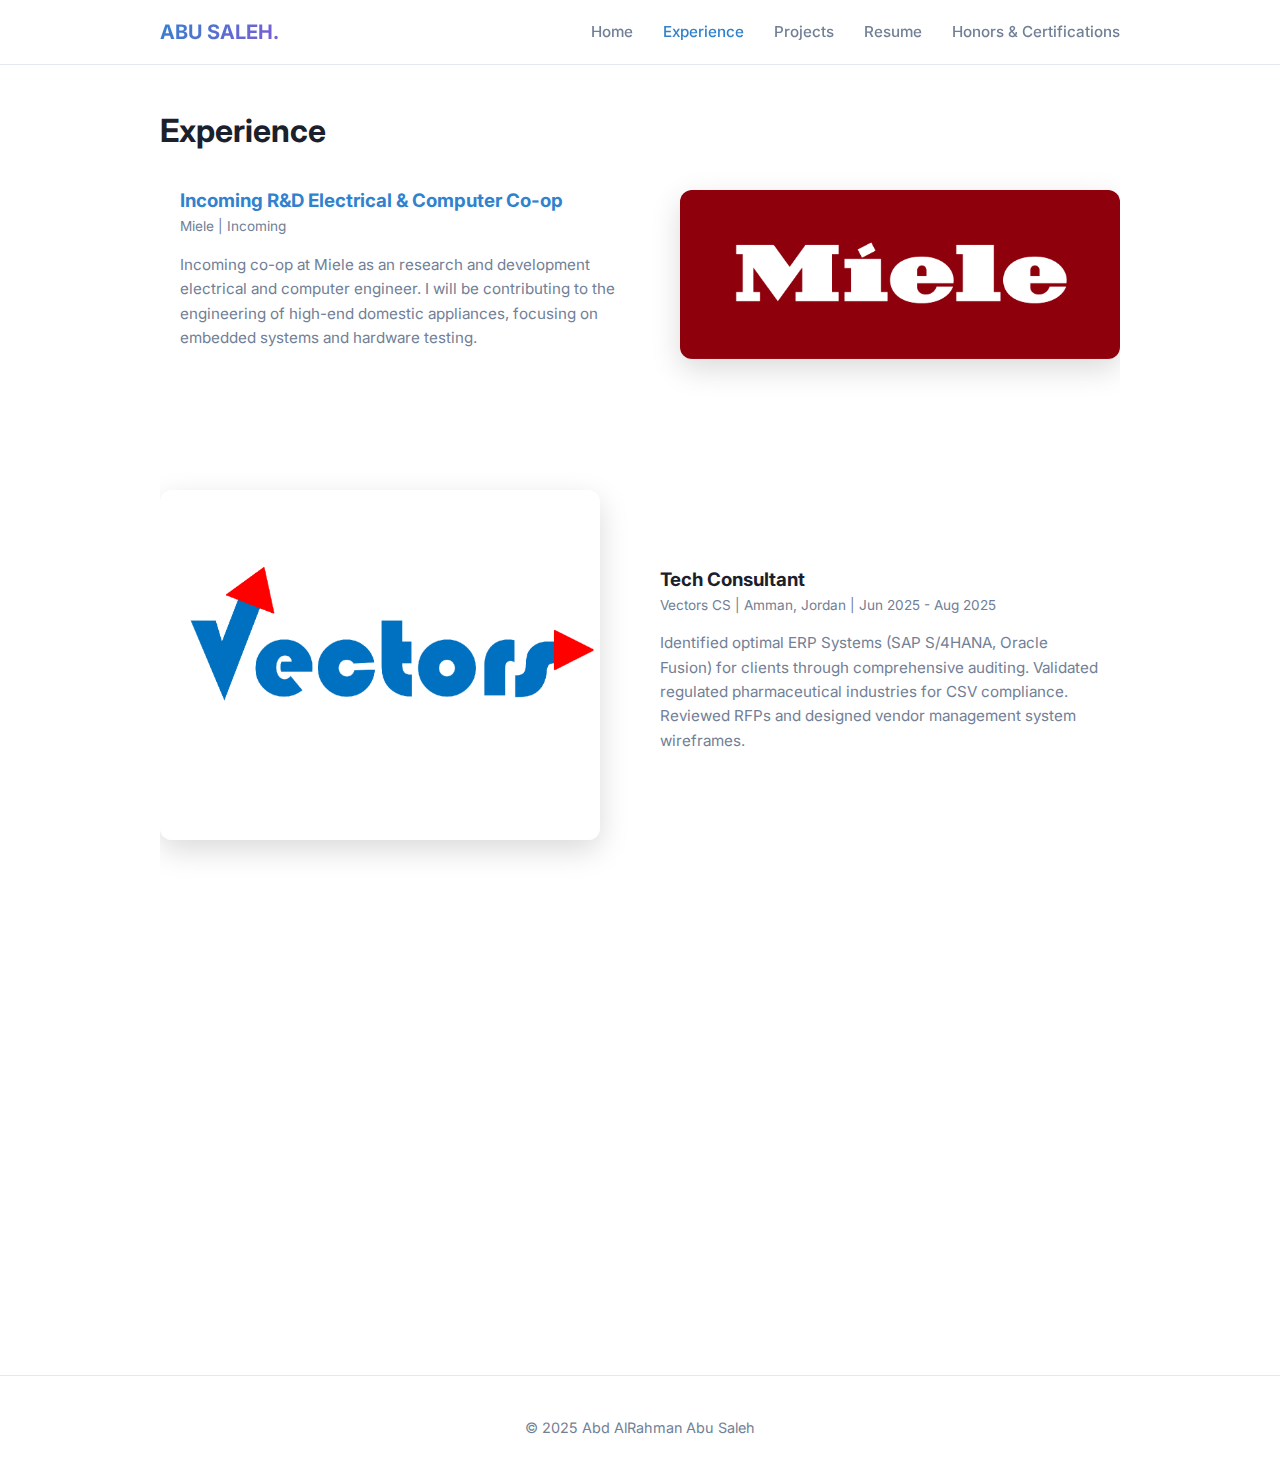
<file: experience.html>
<!DOCTYPE html>
<html lang="en">
<head>
    <meta charset="UTF-8">
    <meta name="viewport" content="width=device-width, initial-scale=1.0">
    <title>Experience | Abu Saleh</title>
    <link rel="stylesheet" href="style.css">

    <style>
        /* --- LAYOUT STYLES --- */
        .experience-section {
            display: flex;
            flex-direction: column;
            gap: 100px; /* Space between the different job entries */
            padding-bottom: 50px;
            overflow-x: hidden; /* Prevents scrollbar during animation */
        }

        .job-row {
            display: flex;
            align-items: center; /* Vertically centers text with image */
            justify-content: space-between;
            gap: 40px;
            width: 100%;
        }

        /* For the alternating layout (Image Left, Text Right) */
        .job-row.reverse {
            flex-direction: row-reverse;
        }

        .job-text {
            flex: 1; /* Takes up half space */
            padding: 20px;
            /* Optional: Add a subtle background or border to text if desired */
            /* border-left: 4px solid var(--accent-blue); */
        }

        .job-image {
            flex: 1; /* Takes up half space */
            position: relative;
        }

        .job-image img {
            width: 100%;
            height: auto;
            max-height: 350px;
            object-fit: cover;
            border-radius: 12px;
            box-shadow: 0 10px 30px rgba(0,0,0,0.15); /* Nice shadow for depth */
            transition: transform 0.3s ease;
        }

        .job-image img:hover {
            transform: scale(1.02); /* Slight zoom on hover */
        }

        /* --- ANIMATION STYLES --- */
        
        /* Initial State: Hidden off to the left */
        .slide-from-left {
            opacity: 0;
            transform: translateX(-100px);
            transition: all 1s ease-out;
        }

        /* Initial State: Hidden off to the right */
        .slide-from-right {
            opacity: 0;
            transform: translateX(100px);
            transition: all 1s ease-out;
        }

        /* Final State: Visible and centered */
        .active-slide {
            opacity: 1;
            transform: translateX(0);
        }

        /* --- MOBILE RESPONSIVENESS --- */
        @media (max-width: 768px) {
            .job-row, .job-row.reverse {
                flex-direction: column-reverse; /* Image on top, text on bottom for mobile */
                gap: 20px;
            }
            
            .experience-section {
                gap: 60px;
            }

            /* On mobile, disable side sliding to prevent horizontal scroll issues */
            /* Instead, just fade up */
            .slide-from-left, .slide-from-right {
                transform: translateY(50px);
            }
        }
    </style>
</head>
<body>

    <nav>
        <div class="nav-container">
            <a href="index.html" class="logo">ABU SALEH.</a>
            <ul class="nav-links">
                <li><a href="index.html">Home</a></li>
                <li><a href="experience.html" class="active">Experience</a></li>
                <li><a href="projects.html">Projects</a></li>
                <li><a href="resume.html">Resume</a></li>
                <li><a href="honors.html">Honors & Certifications</a></li>
            </ul>
        </div>
    </nav>

    <div class="container">
        <h1 class="page-title">Experience</h1>

        <div class="experience-section">
            
            <div class="job-row">
                <div class="job-text slide-from-left">
                    <h3 style="color: var(--accent-blue);">Incoming R&D Electrical & Computer Co-op</h3>
                    <span class="card-meta">Miele | Incoming</span>
                    <p class="card-desc" style="margin-top: 15px;">
                        Incoming co-op at Miele as an research and development electrical and computer engineer. I will be contributing to the engineering of high-end domestic appliances, focusing on embedded systems and hardware testing.
                    </p>
                </div>
                <div class="job-image slide-from-right">
                    <img src="miele.png" alt="Miele Appliances">
                </div>
            </div>

            <div class="job-row reverse">
                <div class="job-text slide-from-right">
                    <h3>Tech Consultant</h3>
                    <span class="card-meta">Vectors CS | Amman, Jordan | Jun 2025 - Aug 2025</span>
                    <p class="card-desc" style="margin-top: 15px;">
                        Identified optimal ERP Systems (SAP S/4HANA, Oracle Fusion) for clients through comprehensive auditing.
                        Validated regulated pharmaceutical industries for CSV compliance.
                        Reviewed RFPs and designed vendor management system wireframes.
                    </p>
                </div>
                <div class="job-image slide-from-left">
                    <img src="vectors.png" alt="Vectors CS Analysis">
                </div>
            </div>

            <div class="job-row">
                <div class="job-text slide-from-left">
                    <h3>Undergraduate Researcher</h3>
                    <span class="card-meta">NAME Lab | Burlington, MA | Feb 2025 - May 2025</span>
                    <p class="card-desc" style="margin-top: 15px;">
                        Developed films to store information using magnetic momentum of electrons (YIG on GGG) via Pulsed Laser Deposition for spintronics.
                        Researched Quantum materials made of beta and alpha tin utilizing topological properties like spin-momentum locking for efficient chip design.
                    </p>
                </div>
                <div class="job-image slide-from-right">
                    <img src="research.jpg" alt="NAME Lab Research">
                </div>
            </div>

        </div>
    </div>

    <footer>
        <p>&copy; 2025 Abd AlRahman Abu Saleh</p>
    </footer>

    <script>
        const observerOptions = {
            root: null,
            rootMargin: '0px',
            threshold: 0.15 // Trigger when 15% is visible
        };

        const observer = new IntersectionObserver((entries, observer) => {
            entries.forEach(entry => {
                if (entry.isIntersecting) {
                    entry.target.classList.add('active-slide');
                    observer.unobserve(entry.target); // Play animation once
                }
            });
        }, observerOptions);

        // Select all elements that have the slide classes
        const animatedElements = document.querySelectorAll('.slide-from-left, .slide-from-right');
        animatedElements.forEach(el => observer.observe(el));
    </script>

</body>
</html>
</file>
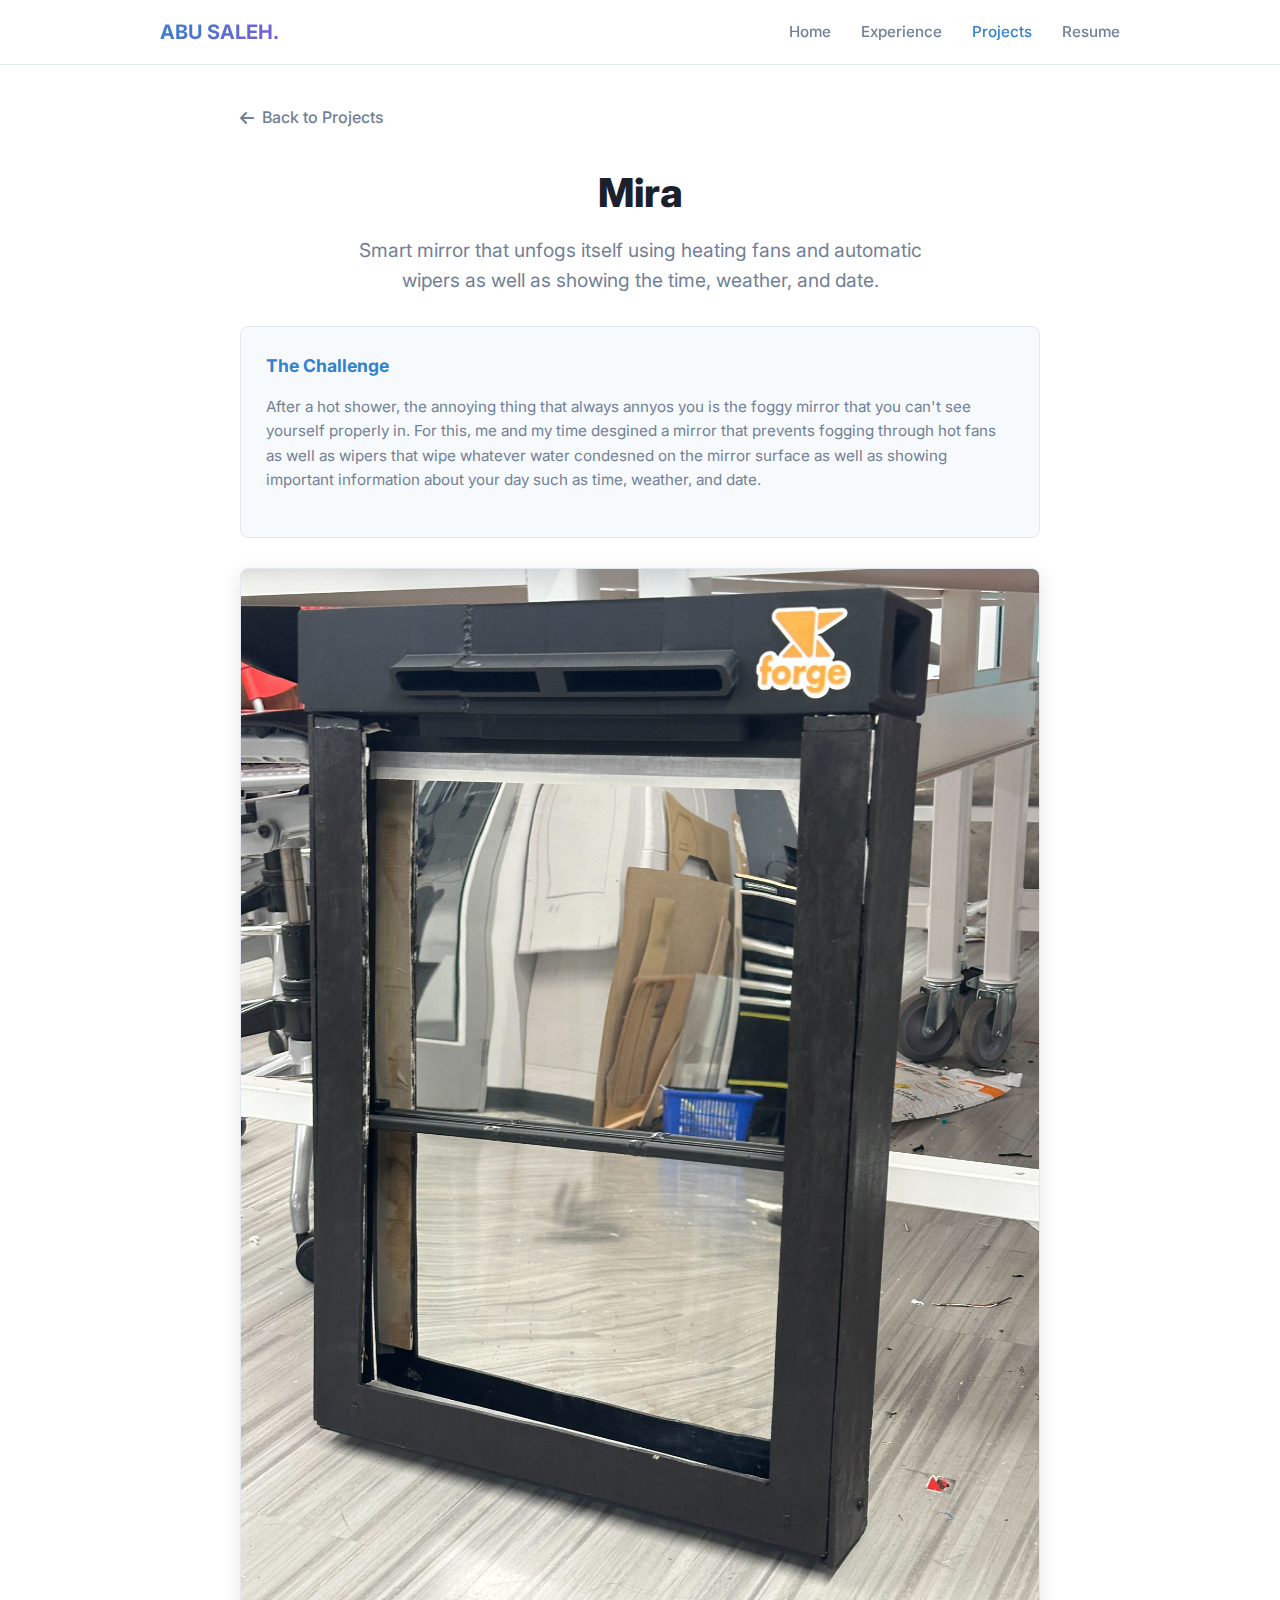
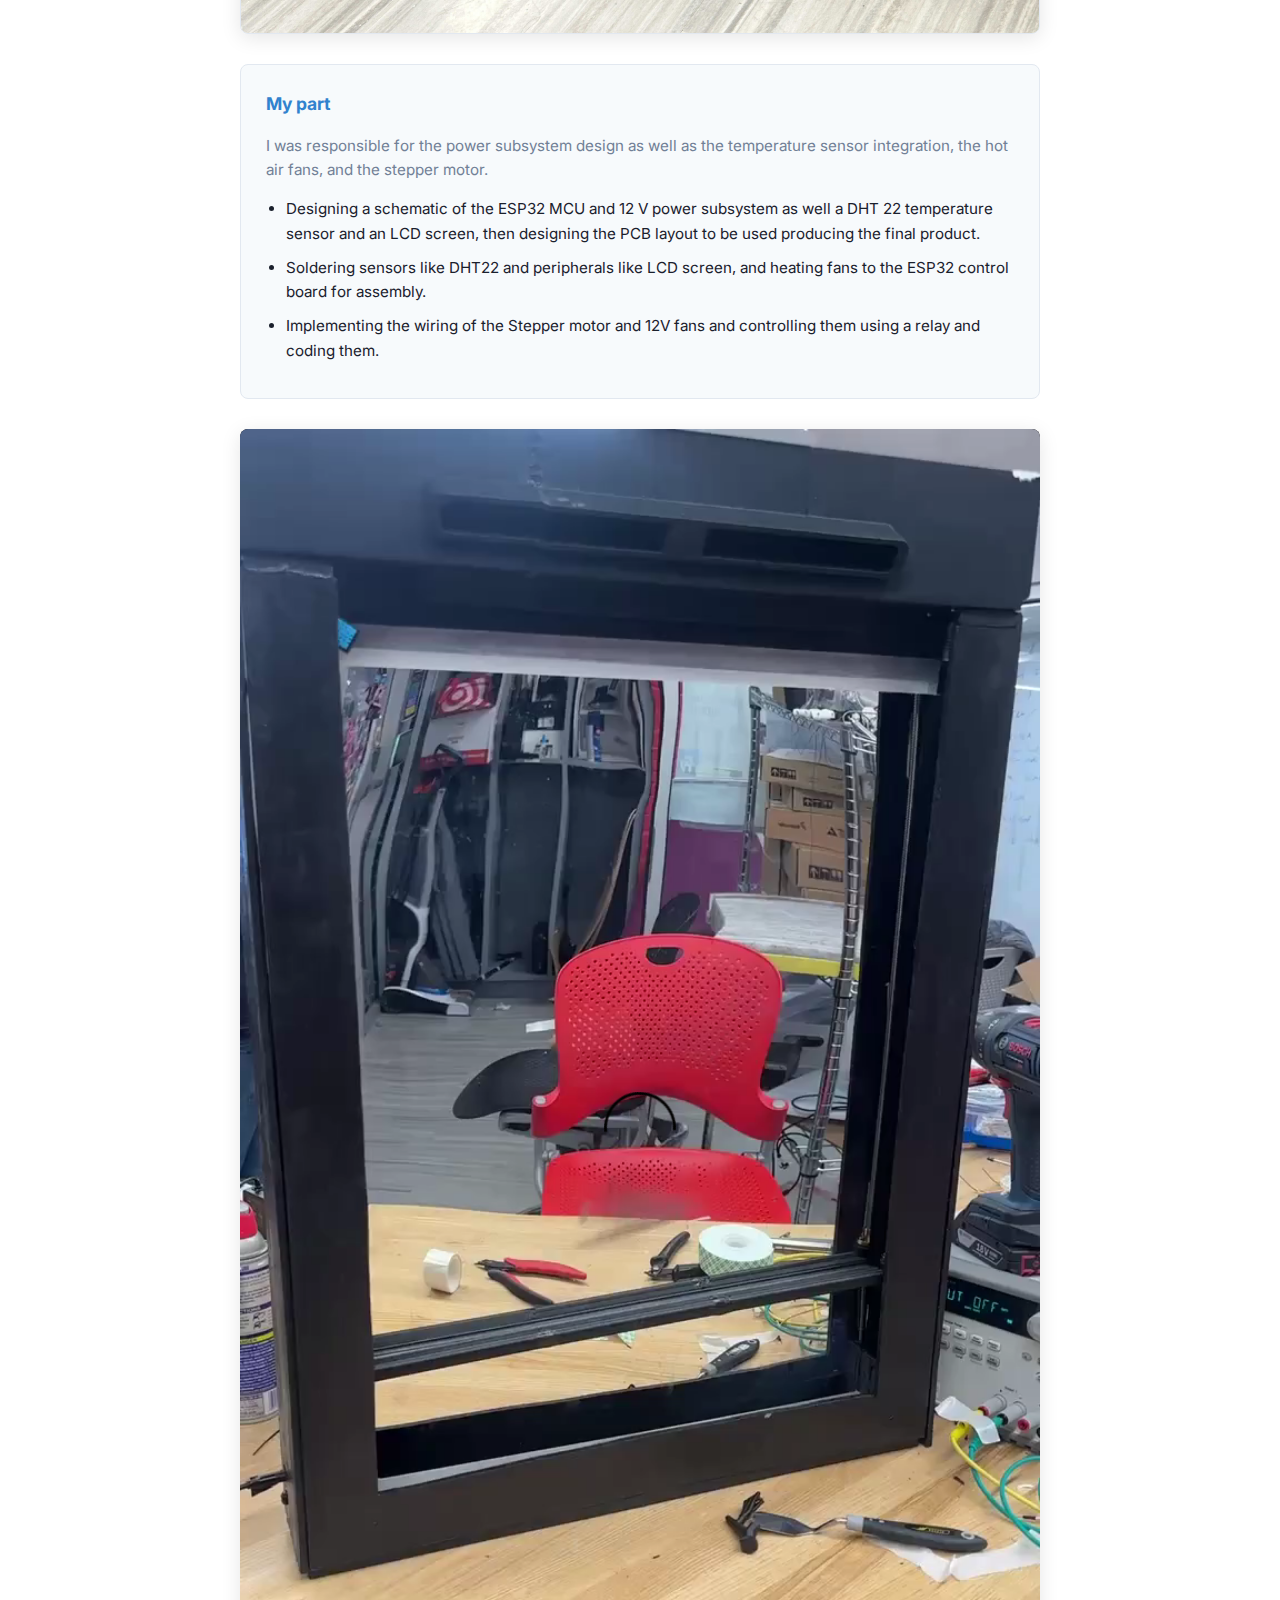
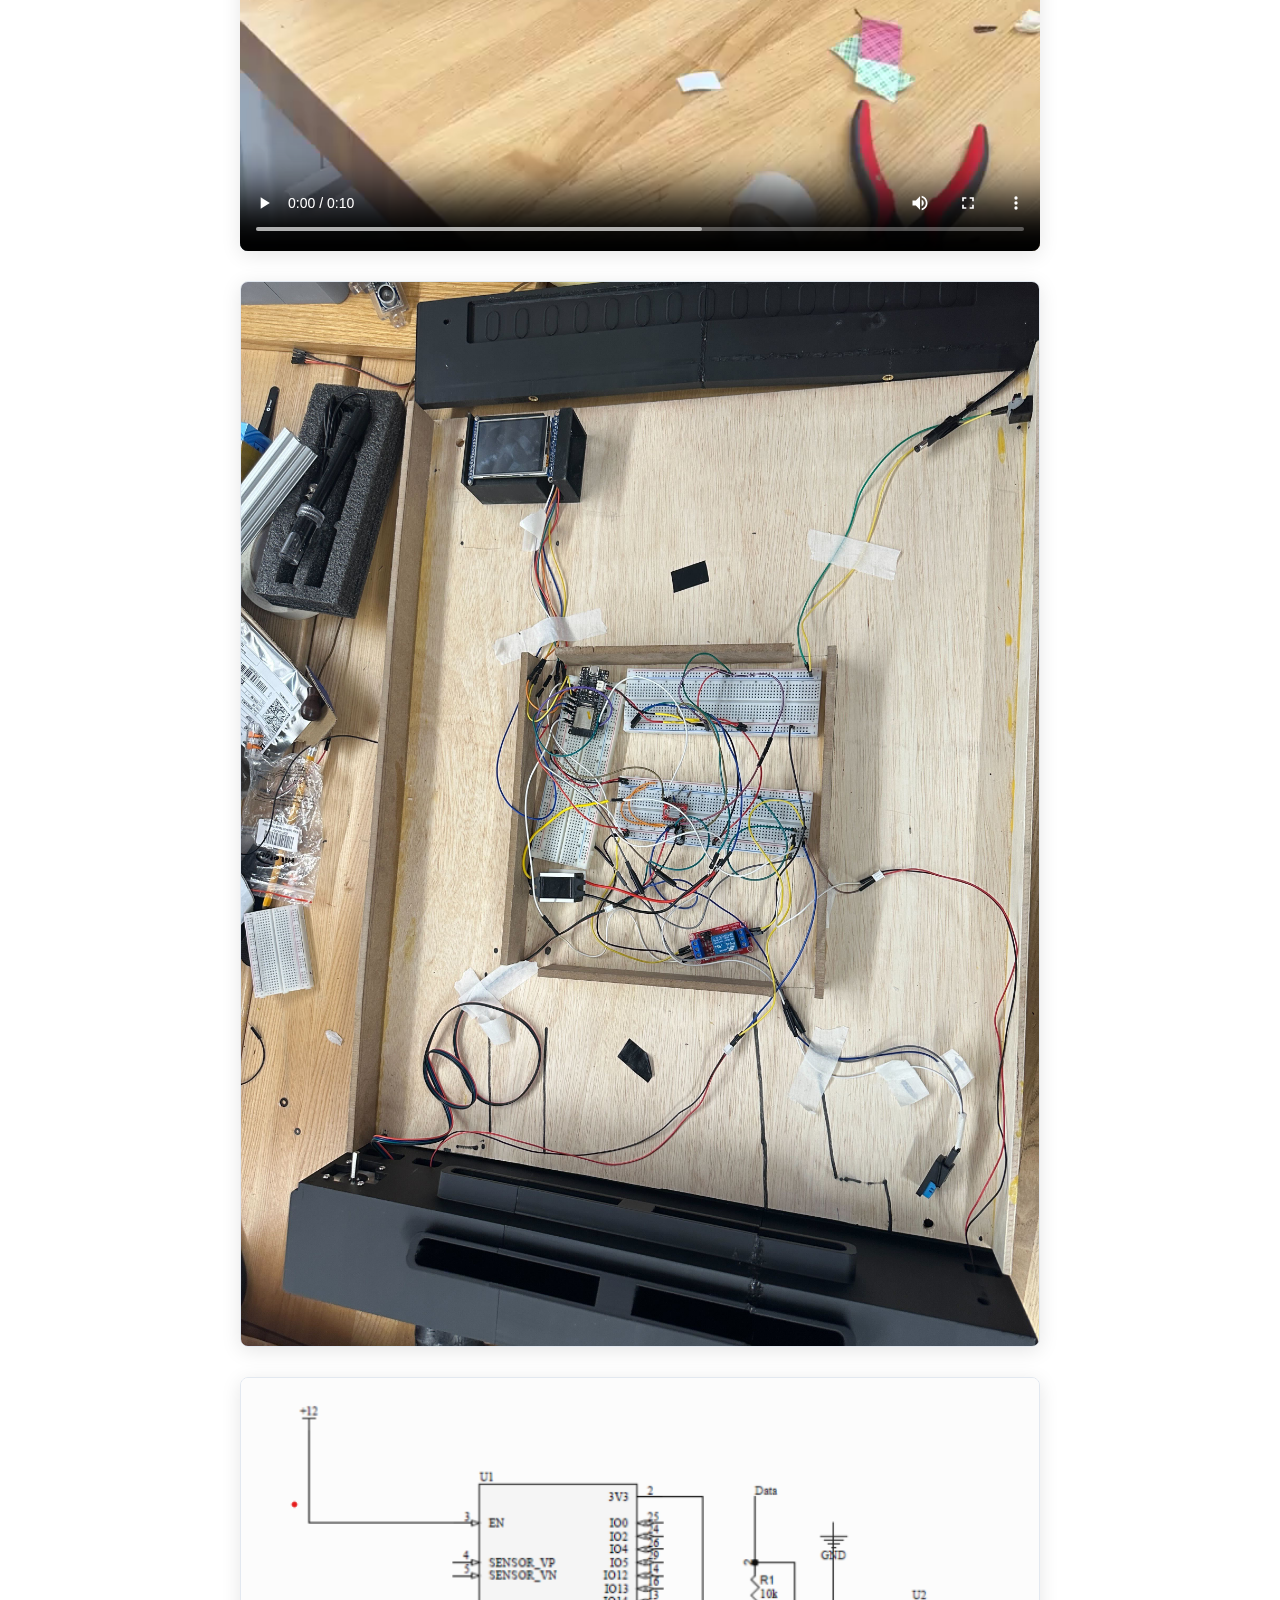
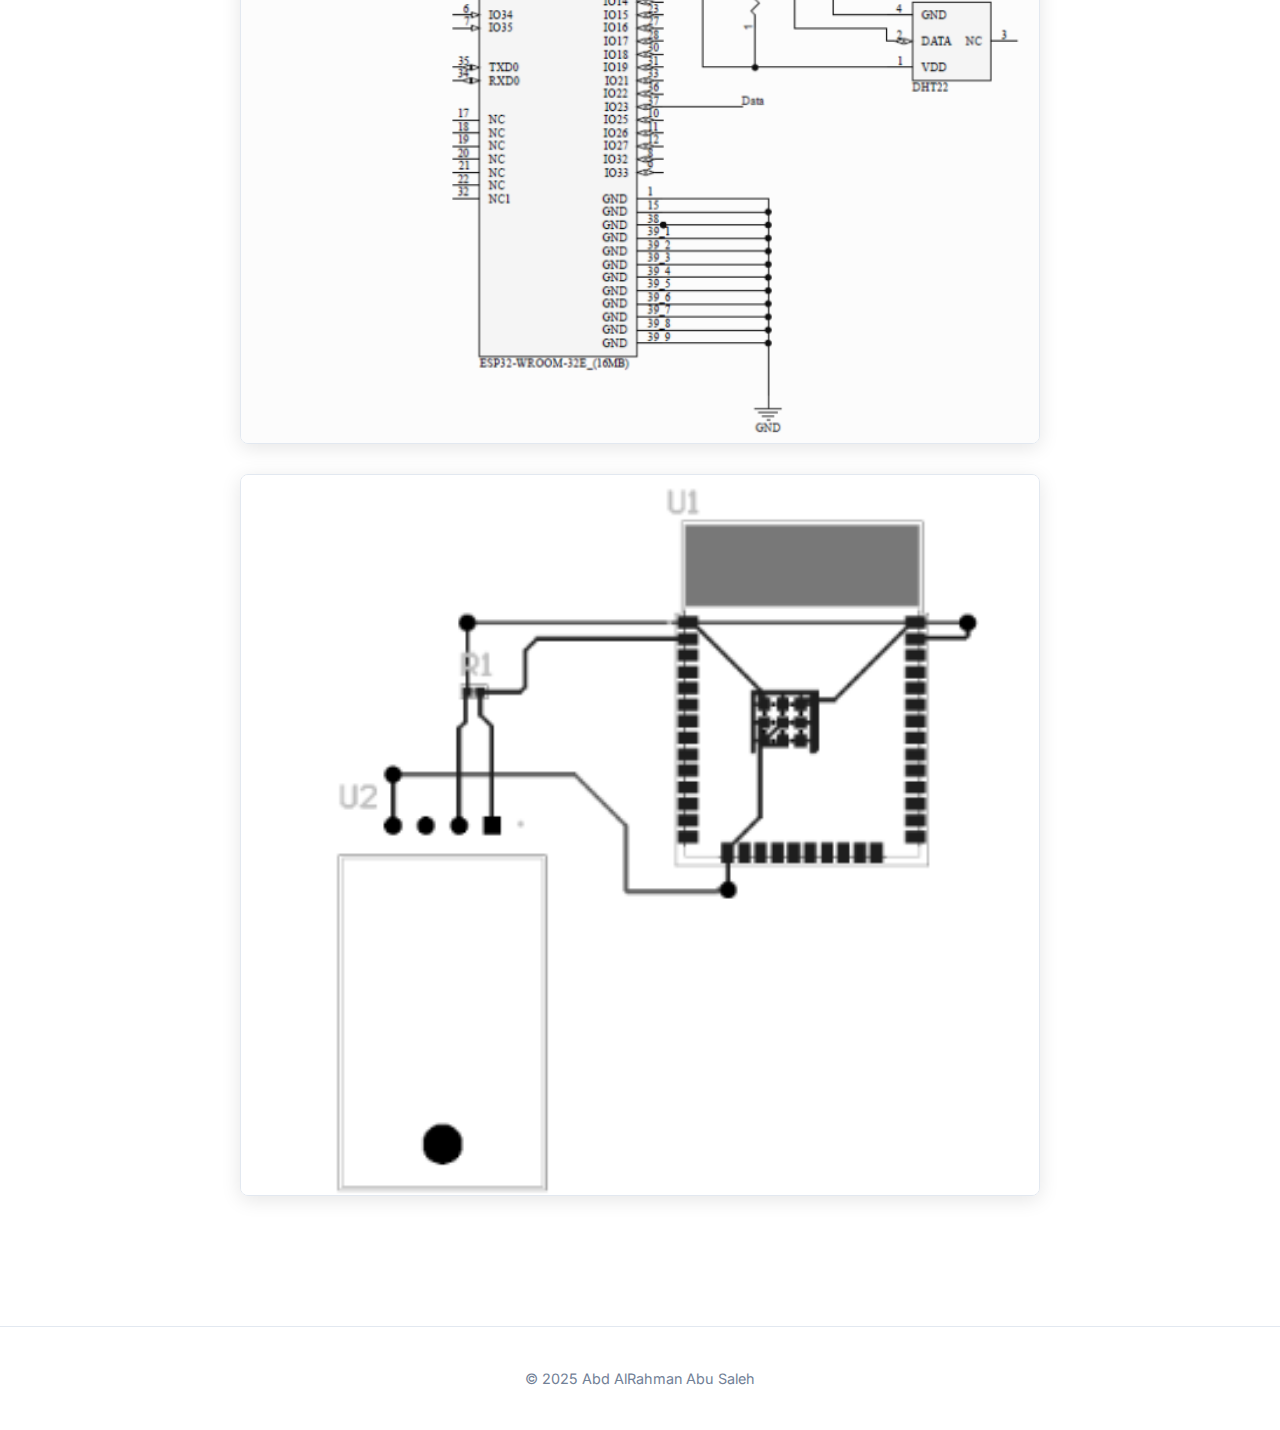
<file: project-mirror.html>
<!DOCTYPE html>
<html lang="en">
<head>
    <meta charset="UTF-8">
    <meta name="viewport" content="width=device-width, initial-scale=1.0">
    <title>Mira | Abu Saleh</title>
    <link rel="stylesheet" href="style.css">
    <link rel="stylesheet" href="https://cdnjs.cloudflare.com/ajax/libs/font-awesome/6.0.0/css/all.min.css">
    <style>
        /* Responsive Video Container */
        .video-container {
            position: relative;
            padding-bottom: 56.25%; /* 16:9 Aspect Ratio */
            height: 0;
            overflow: hidden;
            border-radius: 8px;
            box-shadow: 0 4px 20px rgba(0,0,0,0.1);
            margin-bottom: 40px;
            background: #000;
        }
        .video-container iframe {
            position: absolute;
            top: 0;
            left: 0;
            width: 100%;
            height: 100%;
        }
    </style>
</head>
<body>

    <nav>
        <div class="nav-container">
            <a href="index.html" class="logo">ABU SALEH.</a>
            <ul class="nav-links">
                <li><a href="index.html">Home</a></li>
                <li><a href="experience.html">Experience</a></li>
                <li><a href="projects.html" class="active">Projects</a></li>
                <li><a href="resume.html">Resume</a></li>
            </ul>
        </div>
    </nav>

    <div class="container">
        
        <a href="projects.html" style="display: inline-flex; align-items: center; gap: 8px; color: var(--text-secondary); margin-bottom: 30px; font-weight: 500;">
            <i class="fas fa-arrow-left"></i> Back to Projects
        </a>

        <header style="margin-bottom: 30px; text-align: center;">
            <h1 style="font-size: 2.5rem; font-weight: 800; color: var(--text-primary); margin-bottom: 10px;">
                Mira
            </h1>
            <p style="font-size: 1.2rem; color: var(--text-secondary); max-width: 600px; margin: 0 auto;">
               Smart mirror that unfogs itself using heating fans and automatic wipers as well as showing the time, weather, and date.
            </p>
        </header>

      

        <div style="max-width: 800px; margin: 0 auto;">
            
            <div class="card" style="margin-bottom: 30px;">
                <h3 style="margin-bottom: 15px; color: var(--accent-blue);">The Challenge</h3>
                <p class="card-desc">
                    After a hot shower, the annoying thing that always annyos you is the foggy mirror that you can't see yourself properly in. For this, me and my time desgined a mirror that prevents fogging through hot fans as well as wipers that wipe whatever water condesned on the mirror surface as well as showing important information about your day such as time, weather, and date.
                </p>
            </div>

            <div class="image-container">
                <img src="full mirror.jpg" alt="Description of the image">
            </div>            
            

            <div class="card" style="margin-bottom: 30px;">
                <h3 style="margin-bottom: 15px; color: var(--accent-blue);">My part</h3>
                <p class="card-desc" style="margin-bottom: 15px;">
                   I was responsible for the power subsystem design as well as the temperature sensor integration, the hot air fans, and the stepper motor.
                </p>
                <ul style="list-style: disc; margin-left: 20px; color: var(--text-primary); font-size: 0.95rem;">
                    <li style="margin-bottom: 10px;">Designing a schematic of the ESP32 MCU and 12 V power subsystem as well a DHT 22 temperature sensor and an LCD
screen, then designing the PCB layout to be used producing the final product.</li>
                    <li style="margin-bottom: 10px;">Soldering sensors like DHT22 and peripherals like LCD screen, and heating fans to the ESP32 control board for assembly.</li>
                    <li style="margin-bottom: 10px;">Implementing the wiring of the Stepper motor and 12V fans and controlling them using a relay and coding them.</li>
                </ul>
            </div>
            <div class="local-video-container">
                <video controls playsinline>
                    <source src="mira.mp4" type="video/mp4">
                    Your browser does not support the video tag.
                </video>
            </div>
            
            <div class="image-container">  
                <img src="wiring.jpg" alt="Description of the image">
            </div>
            
             <div class="image-container">  
                <img src="schematics.png" alt="Description of the image">
            </div>

             <div class="image-container">  
                <img src="pcbLayout.png" alt="Description of the image">
            </div>



   

        </div>

    </div>

    <footer style="margin-top: 60px;">
        <p>&copy; 2025 Abd AlRahman Abu Saleh</p>
    </footer>

</body>
</html>
</file>
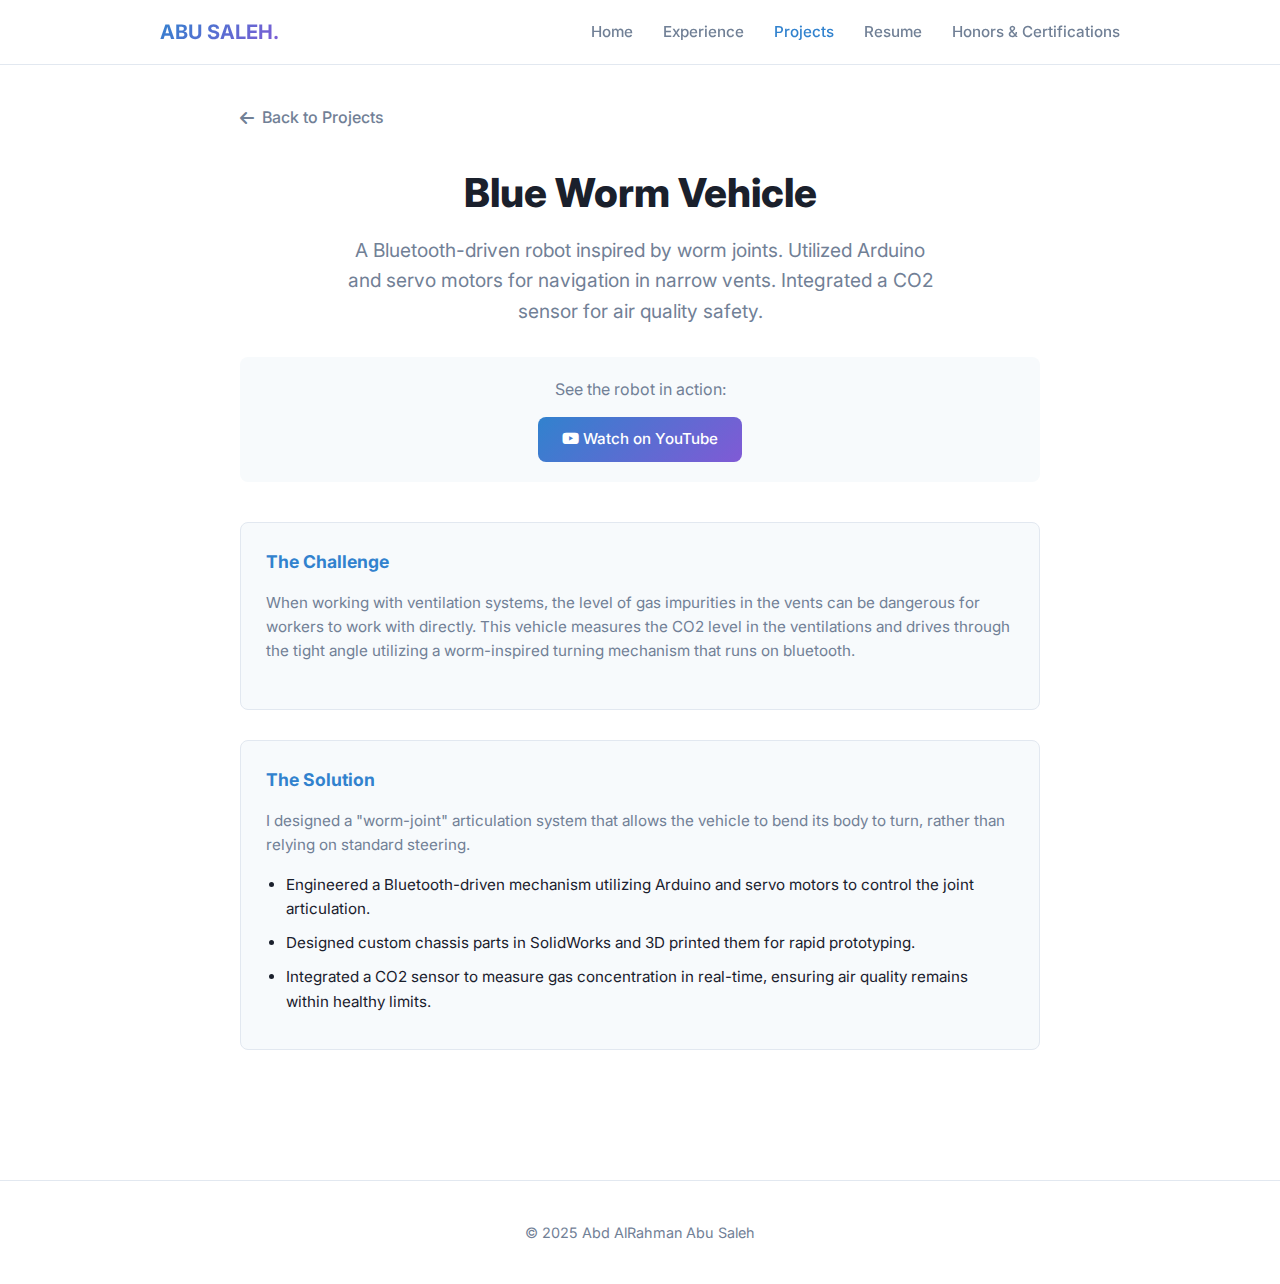
<file: project-worm.html>
<!DOCTYPE html>
<html lang="en">
<head>
    <meta charset="UTF-8">
    <meta name="viewport" content="width=device-width, initial-scale=1.0">
    <title>Blue Worm Project | Abu Saleh</title>
    <link rel="stylesheet" href="style.css">
    <link rel="stylesheet" href="https://cdnjs.cloudflare.com/ajax/libs/font-awesome/6.0.0/css/all.min.css">
</head>
<body>

    <nav>
        <div class="nav-container">
            <a href="index.html" class="logo">ABU SALEH.</a>
            <ul class="nav-links">
                <li><a href="index.html">Home</a></li>
                <li><a href="experience.html">Experience</a></li>
                <li><a href="projects.html" class="active">Projects</a></li>
                <li><a href="resume.html">Resume</a></li>
                <li><a href="honors.html">Honors & Certifications</a></li>
            </ul>
        </div>
    </nav>

    <div class="container">
        
        <a href="projects.html" style="display: inline-flex; align-items: center; gap: 8px; color: var(--text-secondary); margin-bottom: 30px; font-weight: 500;">
            <i class="fas fa-arrow-left"></i> Back to Projects
        </a>

        <header style="margin-bottom: 30px; text-align: center;">
            <h1 style="font-size: 2.5rem; font-weight: 800; color: var(--text-primary); margin-bottom: 10px;">
                Blue Worm Vehicle
            </h1>
            <p style="font-size: 1.2rem; color: var(--text-secondary); max-width: 600px; margin: 0 auto;">
                A Bluetooth-driven robot inspired by worm joints. Utilized Arduino and servo motors for navigation in narrow vents. Integrated a CO2 sensor for air quality safety.
            </p>
        </header>

        <div style="text-align: center; margin-bottom: 40px; padding: 20px; background: #f7fafc; border-radius: 8px;">
            <p style="margin-bottom: 15px; color: var(--text-secondary);">See the robot in action:</p>
            <a href="https://youtu.be/UFiLDNBXVKE" target="_blank" class="btn" style="background-color: #FF0000; border: none; color: white;">
                <i class="fab fa-youtube"></i> Watch on YouTube
            </a>
        </div>

        <div style="max-width: 800px; margin: 0 auto;">
            
            <div class="card" style="margin-bottom: 30px;">
                <h3 style="margin-bottom: 15px; color: var(--accent-blue);">The Challenge</h3>
                <p class="card-desc">
                    When working with ventilation systems, the level of gas impurities in the vents can be dangerous for workers to work with directly. This vehicle measures the CO2 level in the ventilations and drives through the tight angle utilizing a worm-inspired turning mechanism that runs on bluetooth.
                </p>
            </div>

            <div class="card" style="margin-bottom: 30px;">
                <h3 style="margin-bottom: 15px; color: var(--accent-blue);">The Solution</h3>
                <p class="card-desc" style="margin-bottom: 15px;">
                    I designed a "worm-joint" articulation system that allows the vehicle to bend its body to turn, rather than relying on standard steering.
                </p>
                <ul style="list-style: disc; margin-left: 20px; color: var(--text-primary); font-size: 0.95rem;">
                    <li style="margin-bottom: 10px;">Engineered a Bluetooth-driven mechanism utilizing Arduino and servo motors to control the joint articulation.</li>
                    <li style="margin-bottom: 10px;">Designed custom chassis parts in SolidWorks and 3D printed them for rapid prototyping.</li>
                    <li style="margin-bottom: 10px;">Integrated a CO2 sensor to measure gas concentration in real-time, ensuring air quality remains within healthy limits.</li>
                </ul>
            </div>

        </div>

    </div>

    <footer style="margin-top: 60px;">
        <p>&copy; 2025 Abd AlRahman Abu Saleh</p>
    </footer>

</body>
</html>
</file>
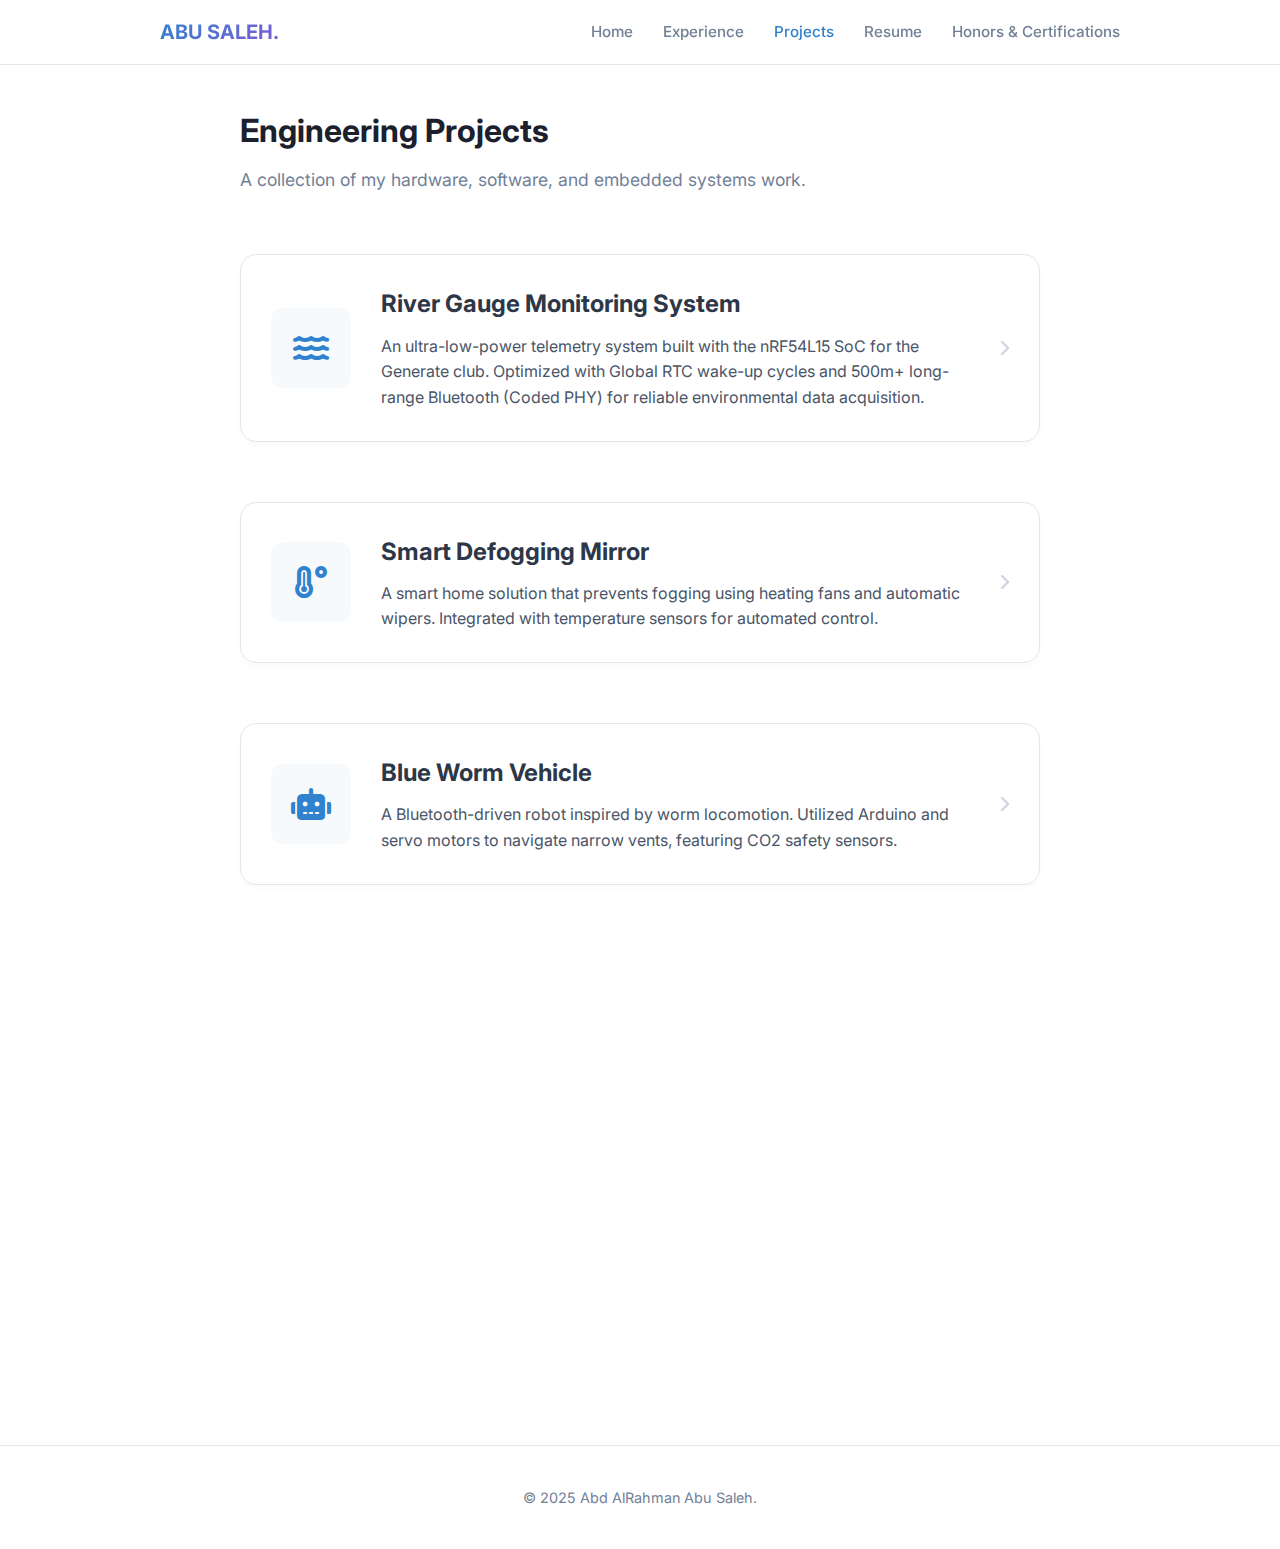
<file: projects.html>
<!DOCTYPE html>
<html lang="en">
<head>
    <meta charset="UTF-8">
    <meta name="viewport" content="width=device-width, initial-scale=1.0">
    <title>Projects | Abu Saleh</title>
    <link rel="stylesheet" href="style.css">
    <link rel="stylesheet" href="https://cdnjs.cloudflare.com/ajax/libs/font-awesome/6.0.0/css/all.min.css">
    <style>
        /* --- PULSE ANIMATION (For Live Badge) --- */
        @keyframes pulse {
            0% { box-shadow: 0 0 0 0 rgba(56, 161, 105, 0.7); }
            70% { box-shadow: 0 0 0 10px rgba(56, 161, 105, 0); }
            100% { box-shadow: 0 0 0 0 rgba(56, 161, 105, 0); }
        }
        .live-badge {
            display: inline-block;
            width: 10px;
            height: 10px;
            background-color: #38a169;
            border-radius: 50%;
            margin-right: 8px;
            animation: pulse 2s infinite;
        }

        /* --- VERTICAL LAYOUT STYLES --- */
        .project-feed {
            display: flex;
            flex-direction: column;
            gap: 60px; /* Space between projects */
            max-width: 800px;
            margin: 60px auto;
        }

        .project-card {
            display: flex; /* Side by side layout (Icon/Img Left, Text Right) */
            align-items: center;
            gap: 30px;
            background: white;
            padding: 30px;
            border-radius: 16px;
            text-decoration: none;
            color: inherit;
            border: 1px solid #e2e8f0;
            box-shadow: 0 4px 6px rgba(0,0,0,0.02);
            transition: transform 0.3s ease, box-shadow 0.3s ease;
            
            /* Animation Setup: Hidden initially */
            opacity: 0;
            transform: translateY(50px);
        }

        .project-card.visible {
            opacity: 1;
            transform: translateY(0);
            transition: opacity 0.8s ease-out, transform 0.8s ease-out;
        }

        .project-card:hover {
            transform: translateY(-5px);
            box-shadow: 0 20px 40px rgba(0,0,0,0.1);
            border-color: var(--accent-blue);
        }

        /* Icon/Image Container */
        .project-visual {
            flex-shrink: 0;
            width: 80px;
            height: 80px;
            background: #f7fafc;
            border-radius: 12px;
            display: flex;
            align-items: center;
            justify-content: center;
            font-size: 2rem;
            color: var(--accent-blue);
        }

        /* Special styling for the Website Card */
        .website-card {
            background: #faf5ff;
            border: 2px dashed var(--accent-purple);
        }
        .website-card:hover {
            border-color: var(--accent-blue);
            background: #fff;
        }

        /* Typography fixes */
        .project-content h3 {
            font-size: 1.5rem;
            margin-bottom: 10px;
            color: #2d3748;
        }

        .project-content p {
            color: #4a5568;
            line-height: 1.6;
            margin: 0;
        }

        /* Arrow icon to indicate it's clickable */
        .arrow-icon {
            margin-left: auto; /* Pushes arrow to far right */
            color: #cbd5e0;
            transition: 0.3s;
        }
        .project-card:hover .arrow-icon {
            color: var(--accent-blue);
            transform: translateX(5px);
        }

        /* Mobile Response */
        @media (max-width: 768px) {
            .project-card {
                flex-direction: column;
                align-items: flex-start;
                text-align: left;
            }
            .project-visual {
                margin-bottom: 15px;
            }
            .arrow-icon {
                display: none; /* Hide arrow on mobile to save space */
            }
        }

    </style>
</head>
<body>

    <nav>
        <div class="nav-container">
            <a href="index.html" class="logo">ABU SALEH.</a>
            <ul class="nav-links">
                <li><a href="index.html">Home</a></li>
                <li><a href="experience.html">Experience</a></li>
                <li><a href="projects.html" class="active">Projects</a></li>
                <li><a href="resume.html">Resume</a></li>
                <li><a href="honors.html">Honors & Certifications</a></li>
            </ul>
        </div>
    </nav>

    <div class="container">
        <h1 class="page-title">Engineering Projects</h1>
        <p class="page-subtitle">A collection of my hardware, software, and embedded systems work.</p>

        <div class="project-feed">

            <a href="project-river.html" class="project-card">
                <div class="project-visual">
                    <i class="fas fa-water"></i>
                </div>
                <div class="project-content">
                    <h3>River Gauge Monitoring System</h3>
                    <p>
                        An ultra-low-power telemetry system built with the nRF54L15 SoC for the Generate club. Optimized with Global RTC wake-up cycles and 500m+ long-range Bluetooth (Coded PHY) for reliable environmental data acquisition.
                    </p>
                </div>
                <i class="fas fa-chevron-right arrow-icon"></i>
            </a>

            <a href="project-mirror.html" class="project-card">
                <div class="project-visual">
                    <i class="fas fa-temperature-high"></i>
                </div>
                <div class="project-content">
                    <h3>Smart Defogging Mirror</h3>
                    <p>
                        A smart home solution that prevents fogging using heating fans and automatic wipers. Integrated with temperature sensors for automated control.
                    </p>
                </div>
                <i class="fas fa-chevron-right arrow-icon"></i>
            </a>

            <a href="project-worm.html" class="project-card">
                <div class="project-visual">
                    <i class="fas fa-robot"></i>
                </div>
                <div class="project-content">
                    <h3>Blue Worm Vehicle</h3>
                    <p>
                        A Bluetooth-driven robot inspired by worm locomotion. Utilized Arduino and servo motors to navigate narrow vents, featuring CO2 safety sensors.
                    </p>
                </div>
                <i class="fas fa-chevron-right arrow-icon"></i>
            </a>

            <a href="project-ecg.html" class="project-card">
                <div class="project-visual">
                    <i class="fas fa-heartbeat"></i>
                </div>
                <div class="project-content">
                    <h3>ECG Monitoring System</h3>
                    <p>
                        Designed an analog ECG monitoring system using active op-amps for signal acquisition. Processed data in MATLAB to reduce noise and visualize heart rate.
                    </p>
                </div>
                <i class="fas fa-chevron-right arrow-icon"></i>
            </a>

            <a href="index.html" class="project-card website-card">
                <div class="project-visual" style="background: transparent;">
                    <i class="fas fa-code" style="color: var(--accent-purple);"></i>
                </div>
                <div class="project-content">
                    <div style="display: flex; align-items: center; margin-bottom: 5px;">
                        <span class="live-badge"></span>
                        <h3 style="margin: 0; font-size: 1.3rem;">This Portfolio</h3>
                    </div>
                    <p>
                        You are interacting with this project right now! Built from scratch using HTML, CSS, and JS to showcase my engineering journey.
                    </p>
                </div>
                <i class="fas fa-chevron-right arrow-icon"></i>
            </a>

        </div>
    </div>

    <footer>
        <p>&copy; 2025 Abd AlRahman Abu Saleh.</p>
    </footer>

    <script>
        // 1. Setup the observer
        const observerOptions = {
            root: null,
            rootMargin: '0px',
            threshold: 0.1 // Trigger when 10% of the card is visible
        };

        const observer = new IntersectionObserver((entries, observer) => {
            entries.forEach(entry => {
                if (entry.isIntersecting) {
                    // Add the class that resets opacity and transform
                    entry.target.classList.add('visible');
                    // Stop watching once it's visible
                    observer.unobserve(entry.target);
                }
            });
        }, observerOptions);

        // 2. Target all project cards
        const cards = document.querySelectorAll('.project-card');
        cards.forEach(card => {
            observer.observe(card);
        });
    </script>

</body>
</html>
</file>
<file: style.css>
/* --- 1. VARIABLES & RESET --- */
@import url('https://fonts.googleapis.com/css2?family=Inter:wght@300;400;600;700&display=swap');

:root {
    --bg-color: #ffffff;
    --text-primary: #1a202c; /* Dark Slate */
    --text-secondary: #718096; /* Grey */
    --accent-blue: #3182ce;
    --accent-purple: #805ad5;
    --gradient: linear-gradient(135deg, #3182ce 0%, #805ad5 100%);
    --card-bg: #f7fafc;
    --border-color: #e2e8f0;
    --radius: 8px;
}

* { margin: 0; padding: 0; box-sizing: border-box; }

body {
    font-family: 'Inter', sans-serif;
    background-color: var(--bg-color);
    color: var(--text-primary);
    line-height: 1.6;
    display: flex;
    flex-direction: column;
    min-height: 100vh;
}

a { text-decoration: none; color: inherit; transition: 0.2s; }
ul { list-style: none; }

/* --- 2. NAVIGATION --- */
nav {
    border-bottom: 1px solid var(--border-color);
    padding: 1rem 0;
    background: rgba(255, 255, 255, 0.95);
    position: sticky;
    top: 0;
    z-index: 100;
}

.nav-container {
    max-width: 1000px;
    margin: 0 auto;
    padding: 0 20px;
    display: flex;
    justify-content: space-between;
    align-items: center;
}

.logo {
    font-weight: 700;
    font-size: 1.25rem;
    background: var(--gradient);
    -webkit-background-clip: text;
    -webkit-text-fill-color: transparent;
}

.nav-links { display: flex; gap: 30px; }
.nav-links a { font-size: 0.95rem; color: var(--text-secondary); font-weight: 500; }
.nav-links a:hover, .nav-links a.active { color: var(--accent-blue); }

/* --- 3. LAYOUT UTILITIES --- */
.container {
    max-width: 1000px;
    margin: 0 auto;
    padding: 40px 20px;
    flex: 1;
}

.page-title {
    font-size: 2rem;
    font-weight: 700;
    margin-bottom: 10px;
    color: var(--text-primary);
}

.page-subtitle {
    color: var(--text-secondary);
    margin-bottom: 40px;
    font-size: 1.1rem;
}

/* --- 4. BUTTONS --- */
.btn {
    display: inline-block;
    padding: 10px 24px;
    background: var(--gradient);
    color: white;
    border-radius: var(--radius);
    font-weight: 500;
    font-size: 0.95rem;
    transition: transform 0.2s;
}
.btn:hover { transform: translateY(-2px); opacity: 0.9; }

.btn-outline {
    background: transparent;
    border: 1px solid var(--accent-blue);
    color: var(--accent-blue);
    margin-left: 10px;
}
.btn-outline:hover { background: #ebf8ff; }

/* --- 5. CARDS (Experience & Projects) --- */
.grid {
    display: grid;
    grid-template-columns: repeat(auto-fill, minmax(300px, 1fr));
    gap: 25px;
}

.card {
    background: var(--card-bg);
    border: 1px solid var(--border-color);
    border-radius: var(--radius);
    padding: 25px;
    transition: 0.2s;
}

.card:hover {
    border-color: var(--accent-blue);
    background: white;
    box-shadow: 0 4px 20px rgba(0,0,0,0.05);
}

.card h3 { font-size: 1.1rem; margin-bottom: 5px; }
.card-meta { font-size: 0.85rem; color: var(--text-secondary); margin-bottom: 15px; display: block; }
.card-desc { font-size: 0.95rem; color: var(--text-secondary); margin-bottom: 20px; }

/* Tags */
.tags { display: flex; flex-wrap: wrap; gap: 8px; }
.tag {
    font-size: 0.75rem;
    background: white;
    border: 1px solid var(--border-color);
    padding: 4px 10px;
    border-radius: 20px;
    color: var(--text-secondary);
}

/* --- 6. FOOTER --- */
footer {
    border-top: 1px solid var(--border-color);
    padding: 40px 0;
    text-align: center;
    color: var(--text-secondary);
    font-size: 0.9rem;
    margin-top: auto;
}

/* The container holding the video */
.local-video-container {
    width: 100%;
    max-width: 800px; /* Matches your text content width so it aligns perfectly */
    margin: 30px auto; /* Centers it on the page */
    border-radius: 8px; /* Rounded corners */
    overflow: hidden;
    box-shadow: 0 4px 20px rgba(0,0,0,0.1); /* Nice shadow depth */
    line-height: 0; /* Removes annoying tiny white gap below videos */
    background: #000;
}

/* The video tag itself */
.local-video-container video {
    width: 100% !important;
    height: auto !important; /* CRITICAL: This ensures the aspect ratio stays correct */
    display: block;
}
/* --- IMAGE CONTAINER --- */
.image-container {
    width: 100%;
    max-width: 800px; /* Matches your video/text width */
    margin: 30px auto; /* Centers the image */
    border-radius: 8px; /* Rounded corners */
    overflow: hidden;
    box-shadow: 0 4px 20px rgba(0,0,0,0.1); /* Soft shadow */
    border: 1px solid #e2e8f0; /* Subtle border */
}

.image-container img {
    width: 100%;
    height: auto; /* Keeps the image from stretching/squishing */
    display: block; /* Removes tiny gap at the bottom */
}
</file>
